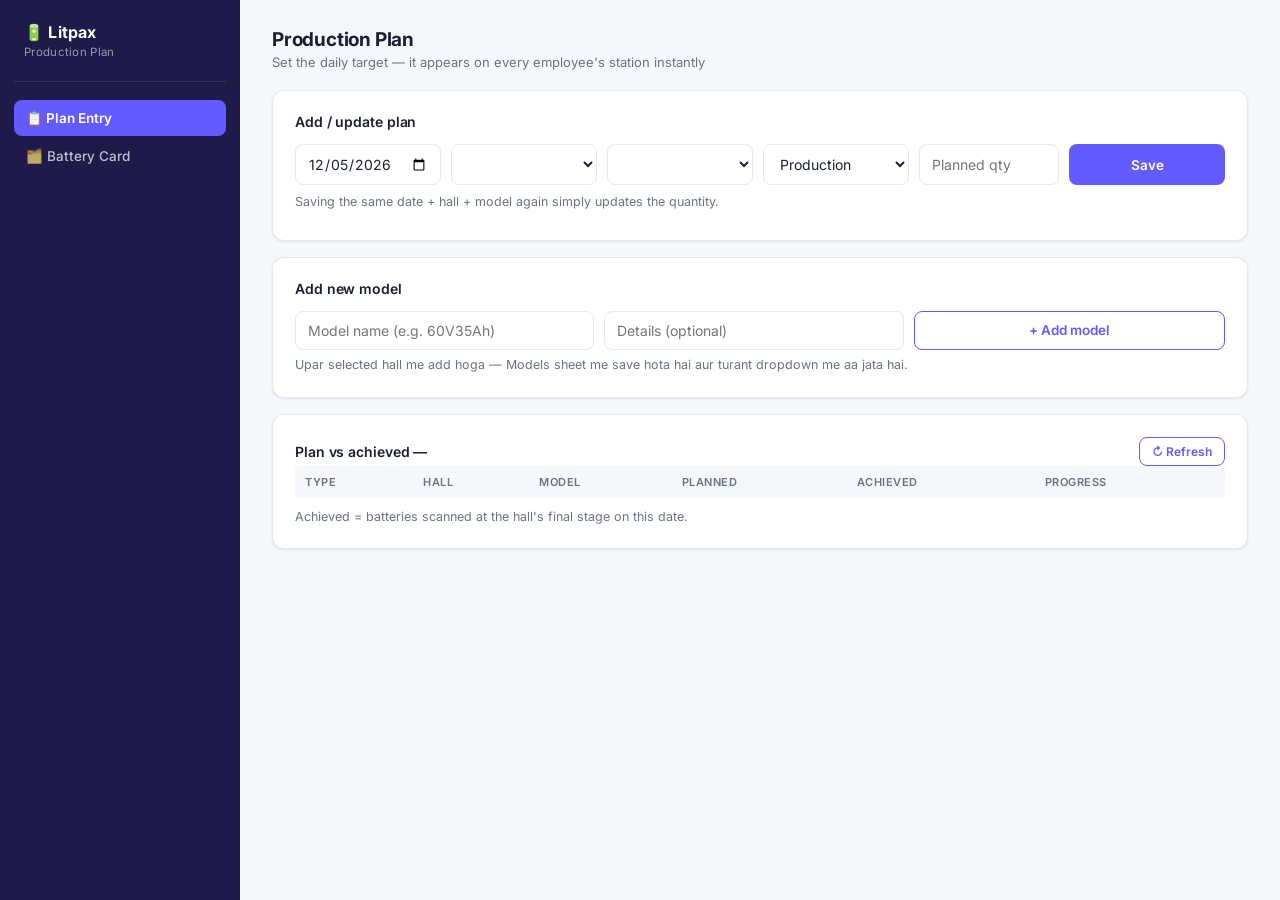
<file: plan.html>
<!DOCTYPE html>
<html lang="en">
<head>
<meta charset="UTF-8">
<meta name="viewport" content="width=device-width, initial-scale=1.0">
<title>Production Plan — Litpax Technology</title>
<link rel="preconnect" href="https://fonts.googleapis.com">
<link href="https://fonts.googleapis.com/css2?family=Inter:wght@400;500;600;700&display=swap" rel="stylesheet">
<link rel="stylesheet" href="style.css">
</head>
<body>
<div id="loader"></div>

<div class="app">

  <aside class="sidebar">
    <div class="brand">
      <div class="logo">🔋 Litpax</div>
      <div class="sub">Production Plan</div>
    </div>
    <div class="nav">
      <button class="active">📋 Plan Entry</button>
      <button onclick="location.href='card.html'">🗂️ Battery Card</button>
      
    </div>
    <div class="spacer"></div>
  </aside>

  <main class="content">
    <div class="pagehead">
      <h1>Production Plan</h1>
      <p>Set the daily target — it appears on every employee's station instantly</p>
    </div>



    <div id="pmPanel">
      <div class="card">
        <h2>Add / update plan</h2>
        <div class="row">
          <input id="planDate" type="date">
          <select id="planHall" onchange="fillModels()"></select>
          <select id="planModel"></select>
          <select id="planType">
            <option value="Production">Production</option>
            <option value="Dispatch">Dispatch</option>
          </select>
          <input id="planQty" type="number" min="1" placeholder="Planned qty" style="max-width:130px">
          <button class="btn" onclick="savePlan()">Save</button>
        </div>
        <p class="hint" style="margin-top:8px">Saving the same date + hall + model again simply updates the quantity.</p>
        <p id="saveMsg" style="margin-top:6px;font-size:13px;font-weight:600"></p>
      </div>
      <div class="card">
        <h2>Add new model</h2>
        <div class="row">
          <input id="nmName" placeholder="Model name (e.g. 60V35Ah)">
          <input id="nmDetails" placeholder="Details (optional)">
          <button class="btn ghost" onclick="addModel()">+ Add model</button>
        </div>
        <p class="hint" style="margin-top:6px">Upar selected hall me add hoga — Models sheet me save hota hai aur turant dropdown me aa jata hai.</p>
      </div>

      <div class="card">
        <div style="display:flex;justify-content:space-between;align-items:center;flex-wrap:wrap;gap:10px">
          <h2 style="margin:0">Plan vs achieved — <span id="listDate"></span></h2>
          <button class="btn ghost sm" onclick="loadPlans()">↻ Refresh</button>
        </div>
        <table id="planTable">
          <thead><tr><th>Type</th><th>Hall</th><th>Model</th><th>Planned</th><th>Achieved</th><th>Progress</th></tr></thead>
          <tbody></tbody>
        </table>
        <p class="hint" style="margin-top:10px">Achieved = batteries scanned at the hall's final stage on this date.</p>
      </div>
    </div>

  </main>
</div>

<script src="config.js"></script>
<script src="plan.js"></script>
</body>
</html>
</file>
<file: style.css>
:root{
  --ink:#1a1f36; --muted:#697386; --line:#e6e8f0;
  --bg:#f6f7fb; --card:#ffffff;
  --indigo:#1e1b4b; --indigo-2:#2a2660;
  --accent:#635bff; --accent-hover:#5851e8; --accent-soft:#efeeff;
  --ok:#16a34a; --ok-soft:#ecf9f0; --err:#dc2626; --err-soft:#fdeeee;
  --shadow:0 1px 3px rgba(26,31,54,.06), 0 1px 2px rgba(26,31,54,.04);
  --radius:12px;
}
*{box-sizing:border-box;margin:0;padding:0}
body{font-family:'Inter',-apple-system,BlinkMacSystemFont,'Segoe UI',sans-serif;
  background:var(--bg);color:var(--ink);min-height:100vh;font-size:14px}

/* ===================== Layout ===================== */
.app{display:flex;min-height:100vh}

/* Sidebar */
.sidebar{width:240px;background:var(--indigo);color:#fff;display:flex;flex-direction:column;
  position:fixed;top:0;left:0;bottom:0;padding:22px 14px;z-index:20}
.brand{padding:0 10px 22px;border-bottom:1px solid rgba(255,255,255,.1)}
.brand .logo{font-size:16px;font-weight:700;letter-spacing:.2px}
.brand .sub{font-size:11.5px;opacity:.55;margin-top:3px;letter-spacing:.3px}
.nav{margin-top:18px;display:flex;flex-direction:column;gap:2px}
.nav button{display:flex;align-items:center;gap:10px;width:100%;background:none;border:none;
  color:rgba(255,255,255,.72);padding:10px 12px;border-radius:8px;font-size:13.5px;font-weight:500;
  cursor:pointer;text-align:left;font-family:inherit;transition:background .15s,color .15s}
.nav button:hover{background:rgba(255,255,255,.07);color:#fff}
.nav button.active{background:var(--accent);color:#fff;font-weight:600}
.sidebar .spacer{flex:1}
#employeeChip{display:none;background:rgba(255,255,255,.08);border:1px solid rgba(255,255,255,.12);
  border-radius:10px;padding:10px 12px;font-size:12.5px}
#employeeChip .nm{font-weight:600;font-size:13px}
#employeeChip .st{display:inline-block;background:var(--accent);padding:2px 8px;border-radius:999px;
  font-size:10.5px;font-weight:600;margin-top:5px;letter-spacing:.3px}
#employeeChip .out{background:none;border:none;color:rgba(255,255,255,.55);cursor:pointer;
  font-size:11.5px;margin-top:8px;padding:0;font-family:inherit;text-decoration:underline}
#employeeChip .out:hover{color:#fff}

/* Content */
.content{flex:1;margin-left:240px;padding:28px 32px 70px;max-width:1080px}
.pagehead{margin-bottom:20px}
.pagehead h1{font-size:19px;font-weight:700;letter-spacing:-.2px}
.pagehead p{font-size:13px;color:var(--muted);margin-top:3px}

.tab{display:none}.tab.active{display:block}
.card{background:var(--card);border:1px solid var(--line);border-radius:var(--radius);
  box-shadow:var(--shadow);padding:22px;margin-bottom:16px}
h2{font-size:14px;font-weight:600;margin-bottom:14px;letter-spacing:-.1px}
.hint{font-size:12.5px;color:var(--muted);line-height:1.5}

/* ===================== Controls ===================== */
input,select{width:100%;padding:10px 12px;border:1px solid var(--line);border-radius:8px;
  font-size:14px;background:#fff;font-family:inherit;color:var(--ink)}
input:focus,select:focus{outline:none;border-color:var(--accent);box-shadow:0 0 0 3px var(--accent-soft)}
.btn{background:var(--accent);color:#fff;border:none;padding:10px 18px;border-radius:8px;
  font-size:13.5px;font-weight:600;cursor:pointer;font-family:inherit;transition:background .15s}
.btn:hover{background:var(--accent-hover)}
.btn.ghost{background:#fff;color:var(--accent);border:1px solid var(--accent)}
.btn.ghost:hover{background:var(--accent-soft)}
.btn.sm{padding:6px 12px;font-size:12px}
.row{display:flex;gap:10px;flex-wrap:wrap}
.row>*{flex:1;min-width:140px}

table{width:100%;border-collapse:collapse;font-size:13px}
th{text-align:left;padding:9px 10px;background:var(--bg);color:var(--muted);font-weight:600;
  font-size:11px;text-transform:uppercase;letter-spacing:.5px}
td{padding:10px;border-top:1px solid var(--line)}
.badge{display:inline-block;padding:3px 10px;border-radius:999px;font-size:11.5px;font-weight:600}
.badge.on{background:var(--ok-soft);color:var(--ok)} .badge.off{background:var(--err-soft);color:var(--err)}
.badge.stage{background:var(--accent-soft);color:var(--accent)}

/* ===================== Station ===================== */
#scanZone{border:1.5px dashed #cfd3e4;border-radius:var(--radius);padding:36px 24px;text-align:center;
  transition:.25s;background:var(--card);box-shadow:var(--shadow)}
#scanZone.flash-ok{border-color:var(--ok);background:var(--ok-soft)}
#scanZone.flash-err{border-color:var(--err);background:var(--err-soft)}
#scanZone .zt{font-size:15px;font-weight:600}
#scanInput{max-width:440px;margin:16px auto 0;text-align:center;font-size:19px;letter-spacing:1.5px;
  padding:14px;font-weight:600;text-transform:uppercase}
#scanMsg{margin-top:14px;font-size:14px;font-weight:600;min-height:21px}
#scanMsg.ok{color:var(--ok)} #scanMsg.err{color:var(--err)}
.counter{font-variant-numeric:tabular-nums;font-size:58px;font-weight:700;color:var(--indigo);
  line-height:1;letter-spacing:-1px}
.counter-label{font-size:11px;color:var(--muted);text-transform:uppercase;letter-spacing:1px;margin-top:6px;font-weight:600}
.statgrid{display:grid;grid-template-columns:repeat(auto-fit,minmax(160px,1fr));gap:14px}
.stat{background:var(--card);border:1px solid var(--line);border-radius:var(--radius);
  box-shadow:var(--shadow);padding:18px;text-align:center}
.stat .n{font-size:28px;font-weight:700;color:var(--indigo);font-variant-numeric:tabular-nums}
.stat .l{font-size:11.5px;color:var(--muted);margin-top:3px;font-weight:500}
#recentList li{list-style:none;padding:9px 4px;border-top:1px solid var(--line);font-size:13px;
  display:flex;justify-content:space-between;gap:10px}
#recentList li span.t{color:var(--muted);font-size:12px;font-variant-numeric:tabular-nums}

/* Timeline */
.tl{position:relative;padding-left:22px}
.tl::before{content:'';position:absolute;left:7px;top:6px;bottom:6px;width:2px;background:var(--line)}
.tl-item{position:relative;padding:8px 0 8px 8px}
.tl-item::before{content:'';position:absolute;left:-19px;top:14px;width:10px;height:10px;border-radius:50%;
  background:var(--accent);border:2px solid #fff;box-shadow:0 0 0 2px var(--accent)}
.tl-item b{font-size:13.5px}
.tl-item .meta{font-size:12px;color:var(--muted);margin-top:2px}

.progress{height:10px;background:var(--accent-soft);border-radius:999px;margin-top:12px;overflow:hidden}
.progress-fill{height:100%;background:var(--accent);border-radius:999px;width:0%;transition:width .4s}

/* ===================== Barcode labels ===================== */
#labelSheet{display:grid;grid-template-columns:repeat(auto-fill,minmax(160px,1fr));gap:12px;margin-top:14px}
.label{border:1px dashed var(--line);border-radius:8px;padding:12px 8px;text-align:center;background:#fff}
.label .qrbox{display:flex;justify-content:center}
.label .qrbox img, .label .qrbox canvas{margin:0 auto}
.lbl-title{font-weight:700;font-size:13px;margin-top:8px;letter-spacing:.5px}
.lbl-meta{font-size:11px;color:var(--muted);margin-top:3px;line-height:1.5}
.label-batch{border:2px solid var(--indigo);grid-column:1 / -1;max-width:260px}
.label-batch .lbl-title{font-size:16px}
#camBox{border:1px solid var(--line);border-radius:12px;overflow:hidden}
@media print{
  body *{visibility:hidden}
  #labelSheet, #labelSheet *{visibility:visible}
  #labelSheet{position:absolute;left:0;top:0;width:100%}
  .label{page-break-inside:avoid;border-color:#bbb}
}

#loader{position:fixed;top:0;left:0;right:0;height:3px;background:var(--accent);display:none;
  animation:load 1s infinite;z-index:50}
@keyframes load{0%{transform:scaleX(0);transform-origin:left}50%{transform:scaleX(1)}100%{transform:scaleX(0);transform-origin:right}}

/* ===================== Mobile ===================== */
@media(max-width:820px){
  .app{display:block}
  .sidebar{position:static;width:100%;bottom:auto;padding:14px 12px;flex-direction:row;
    align-items:center;gap:8px;flex-wrap:wrap}
  .brand{padding:0 6px;border:none}
  .brand .sub{display:none}
  .nav{margin:0 0 0 auto;flex-direction:row;overflow-x:auto}
  .nav button{padding:8px 10px;font-size:12.5px;white-space:nowrap}
  .sidebar .spacer{display:none}
  #employeeChip{width:100%;display:none}
  .content{margin-left:0;padding:18px 14px 60px}
  .counter{font-size:44px}
}
</file>
